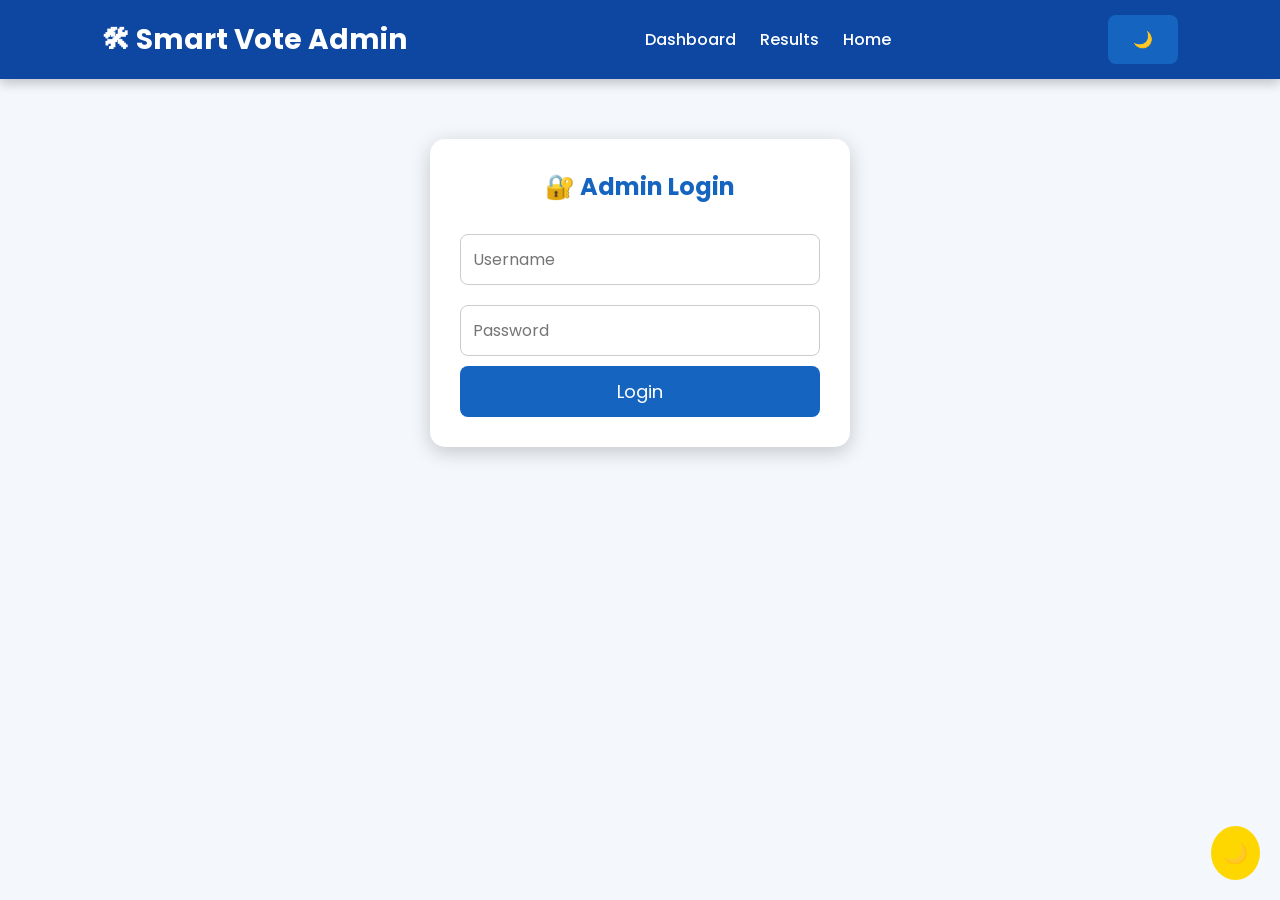
<file: admin.html>
<!DOCTYPE html>
<html lang="en">
<head>

<meta charset="UTF-8">
<meta name="viewport" content="width=device-width, initial-scale=1.0">

<title>Smart Vote - Admin Panel</title>

<link rel="stylesheet" href="style.css">

<style>

body{
background:#f4f7fc;
font-family:Arial,sans-serif;
}

.admin-login{
width:420px;
margin:60px auto;
background:#fff;
padding:30px;
border-radius:15px;
box-shadow:0 5px 20px rgba(0,0,0,.2);
}

.admin-login h2{
text-align:center;
color:#1565C0;
margin-bottom:20px;
}

.admin-login input{
width:100%;
padding:12px;
margin:10px 0;
border:1px solid #ccc;
border-radius:8px;
font-size:16px;
}

.admin-login button{
width:100%;
padding:12px;
background:#1565C0;
color:white;
border:none;
border-radius:8px;
font-size:18px;
cursor:pointer;
}

.admin-login button:hover{
background:#0d47a1;
}

#adminPanel{
display:none;
padding:30px;
}

.cards{
display:grid;
grid-template-columns:repeat(auto-fit,minmax(220px,1fr));
gap:20px;
margin-top:20px;
}

.card{
background:white;
padding:25px;
border-radius:15px;
text-align:center;
box-shadow:0 5px 15px rgba(0,0,0,.15);
}

.card h3{
color:#1565C0;
margin-bottom:10px;
}

table{
width:100%;
margin-top:30px;
border-collapse:collapse;
background:white;
}

th,td{
padding:12px;
border:1px solid #ddd;
text-align:center;
}

th{
background:#1565C0;
color:white;
}

.action-btn{
padding:8px 15px;
background:red;
color:white;
border:none;
border-radius:6px;
cursor:pointer;
}

.add-box{
margin-top:30px;
background:white;
padding:20px;
border-radius:15px;
box-shadow:0 5px 15px rgba(0,0,0,.15);
}

.add-box input{
padding:10px;
margin:8px;
width:220px;
}

.add-box button{
padding:10px 20px;
background:#2E7D32;
color:white;
border:none;
border-radius:6px;
cursor:pointer;
}

</style>

</head>

<body>

<header>

<div class="logo">
🛠 Smart Vote Admin
</div>

<nav>

<a href="dashboard.html">Dashboard</a>

<a href="results.html">Results</a>

<a href="index.html">Home</a>

</nav>

<button id="darkBtn">🌙</button>

</header>

<div class="admin-login" id="loginBox">

<h2>🔐 Admin Login</h2>

<input
type="text"
id="adminUser"
placeholder="Username">

<input
type="password"
id="adminPass"
placeholder="Password">

<button onclick="loginAdmin()">
Login
</button>

<p id="msg"></p>

</div>

<div id="adminPanel">

<h1 style="text-align:center;">
Admin Dashboard
</h1>

<div class="cards">

<div class="card">
<h3>Total Votes</h3>
<h1 id="votesCount">0</h1>
</div>

<div class="card">
<h3>Total Candidates</h3>
<h1 id="candidateCount">4</h1>
</div>

<div class="card">
<h3>Election Status</h3>
<h1 style="color:green;">ACTIVE</h1>
</div>

<div class="card">
<h3>Reset</h3>
<button onclick="resetElection()">
Reset Election
</button>
</div>

</div>
<div class="add-box">

<h2>Add Candidate</h2>

<input type="text" id="candidateName" placeholder="Candidate Name">

<input type="text" id="partyName" placeholder="Party Name">

<button onclick="addCandidate()">

Add Candidate

</button>

</div>

<table id="candidateTable">

<tr>

<th>Candidate</th>

<th>Party</th>

<th>Action</th>

</tr>

</table>

</div>

<script src="script.js"></script>

<script>

let candidates = JSON.parse(localStorage.getItem("candidates")) || [

{name:"Rahul Sharma",party:"Future Development Party"},

{name:"Priya Reddy",party:"People's Voice Party"},

{name:"Arjun Kumar",party:"National Progress Party"},

{name:"Sneha Patel",party:"United Citizens Party"}

];

function loginAdmin(){

let user=document.getElementById("adminUser").value;

let pass=document.getElementById("adminPass").value;

if(user==="admin" && pass==="admin123"){

document.getElementById("loginBox").style.display="none";

document.getElementById("adminPanel").style.display="block";

displayCandidates();

loadStats();

}else{

document.getElementById("msg").innerHTML="❌ Invalid Username or Password";

document.getElementById("msg").style.color="red";

}

}

function displayCandidates(){

let table=document.getElementById("candidateTable");

table.innerHTML=`

<tr>

<th>Candidate</th>

<th>Party</th>

<th>Action</th>

</tr>

`;

candidates.forEach(function(c,index){

table.innerHTML+=`

<tr>

<td>${c.name}</td>

<td>${c.party}</td>

<td>

<button class="action-btn"

onclick="deleteCandidate(${index})">

Delete

</button>

</td>

</tr>

`;

});

document.getElementById("candidateCount").innerHTML=candidates.length;

}
  function addCandidate(){

let name=document.getElementById("candidateName").value.trim();

let party=document.getElementById("partyName").value.trim();

if(name=="" || party==""){

alert("Please fill all fields.");

return;

}

candidates.push({

name:name,

party:party

});

localStorage.setItem("candidates",JSON.stringify(candidates));

displayCandidates();

document.getElementById("candidateName").value="";

document.getElementById("partyName").value="";

alert("Candidate Added Successfully.");

}

function deleteCandidate(index){

if(confirm("Delete this candidate?")){

candidates.splice(index,1);

localStorage.setItem("candidates",JSON.stringify(candidates));

displayCandidates();

}

}

function loadStats(){

let votes=JSON.parse(localStorage.getItem("votes"))||{};

let total=0;

for(let candidate in votes){

total+=votes[candidate];

}

document.getElementById("votesCount").innerHTML=total;

}

function resetElection(){

if(confirm("Reset Election Data?")){

localStorage.removeItem("votes");

localStorage.removeItem("voted");

alert("Election Reset Successfully.");

location.reload();

}

}

</script>

</body>

</html>
</file>
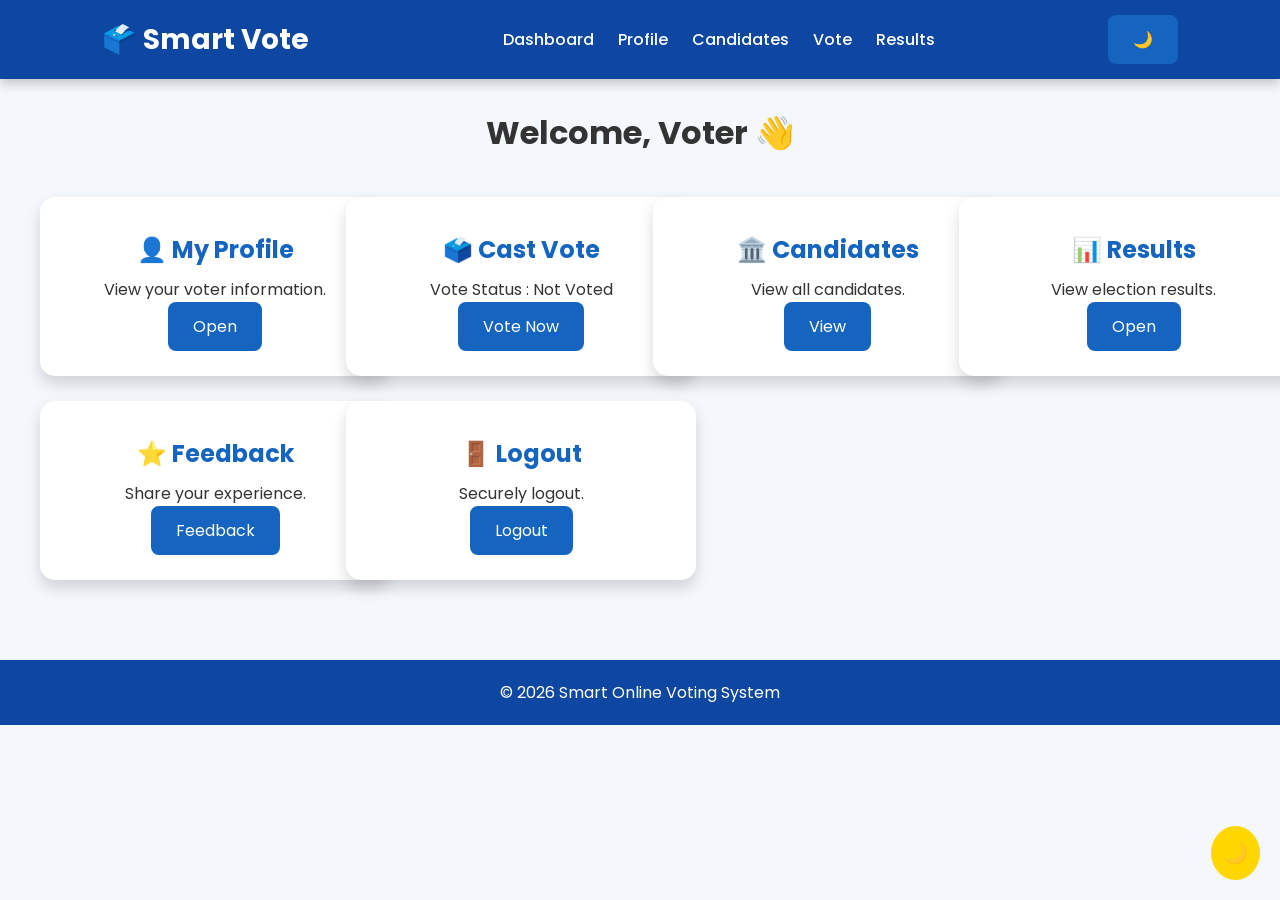
<file: dashboard.html>
<!DOCTYPE html>
<html lang="en">

<head>

<meta charset="UTF-8">
<meta name="viewport" content="width=device-width, initial-scale=1.0">

<title>Voter Dashboard</title>

<link rel="stylesheet" href="style.css">

</head>

<body onload="loadDashboard()">

<header>

<div class="logo">
🗳️ Smart Vote
</div>

<nav>

<a href="dashboard.html">Dashboard</a>

<a href="profile.html">Profile</a>

<a href="candidate.html">Candidates</a>

<a href="vote.html">Vote</a>

<a href="results.html">Results</a>

</nav>

<button id="darkBtn">🌙</button>

</header>

<h1 style="text-align:center;margin-top:30px;">
Welcome,
<span id="username">Voter</span> 👋
</h1>

<div class="cards">

<div class="card">

<h2>👤 My Profile</h2>

<p>View your voter information.</p>

<button onclick="location.href='profile.html'">
Open
</button>

</div>

<div class="card">

<h2>🗳️ Cast Vote</h2>

<p id="voteStatus">
Vote Status : Not Voted
</p>

<button onclick="location.href='vote.html'">
Vote Now
</button>

</div>

<div class="card">

<h2>🏛️ Candidates</h2>

<p>View all candidates.</p>

<button onclick="location.href='candidate.html'">
View
</button>

</div>

<div class="card">

<h2>📊 Results</h2>

<p>View election results.</p>

<button onclick="location.href='results.html'">
Open
</button>

</div>

<div class="card">

<h2>⭐ Feedback</h2>

<p>Share your experience.</p>

<button onclick="location.href='feedback.html'">
Feedback
</button>

</div>

<div class="card">

<h2>🚪 Logout</h2>

<p>Securely logout.</p>

<button onclick="logout()">
Logout
</button>

</div>

</div>

<footer>

© 2026 Smart Online Voting System

</footer>

<script src="script.js"></script>

<script>

function loadDashboard(){

checkLogin();

let voter = JSON.parse(localStorage.getItem("voter"));

if(voter){

document.getElementById("username").innerHTML = voter.name;

}

if(localStorage.getItem("voted")=="yes"){

document.getElementById("voteStatus").innerHTML =
"✅ Vote Status : Completed";

}else{

document.getElementById("voteStatus").innerHTML =
"❌ Vote Status : Not Voted";

}

}

</script>

</body>

</html>
</file>
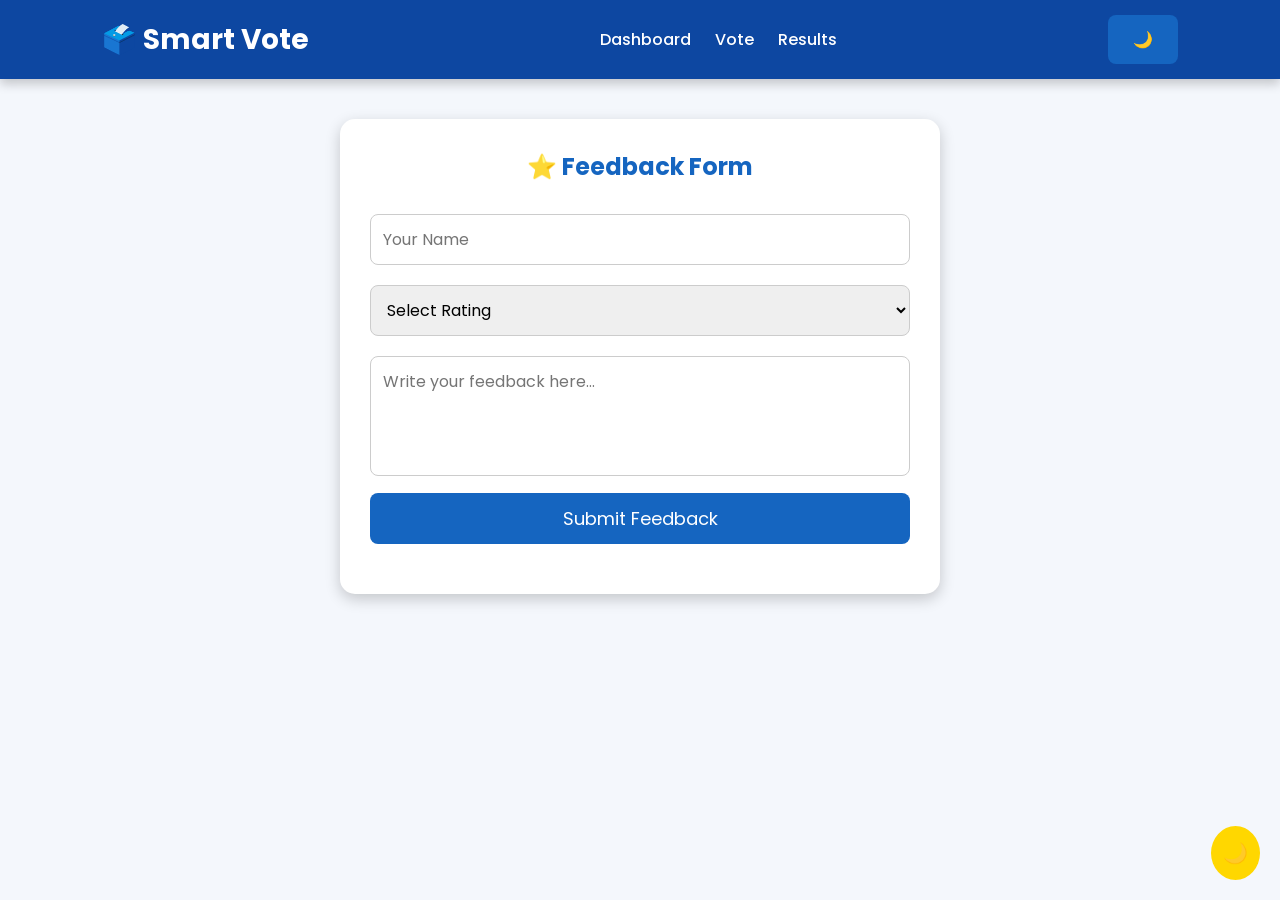
<file: feedback.html>
<!DOCTYPE html>
<html lang="en">
<head>

<meta charset="UTF-8">
<meta name="viewport" content="width=device-width, initial-scale=1.0">

<title>Feedback</title>

<link rel="stylesheet" href="style.css">

<style>

.feedback-card{
max-width:600px;
margin:40px auto;
background:white;
padding:30px;
border-radius:15px;
box-shadow:0 5px 15px rgba(0,0,0,.2);
}

.feedback-card h2{
text-align:center;
color:#1565C0;
margin-bottom:20px;
}

.feedback-card input,
.feedback-card select,
.feedback-card textarea{
width:100%;
padding:12px;
margin:10px 0;
border:1px solid #ccc;
border-radius:8px;
font-size:16px;
}

.feedback-card textarea{
height:120px;
resize:none;
}

.feedback-card button{
width:100%;
padding:12px;
font-size:18px;
}

#msg{
text-align:center;
margin-top:20px;
font-weight:bold;
}

</style>

</head>

<body>

<header>

<div class="logo">
🗳️ Smart Vote
</div>

<nav>

<a href="dashboard.html">Dashboard</a>

<a href="vote.html">Vote</a>

<a href="results.html">Results</a>

</nav>

<button id="darkBtn">🌙</button>

</header>

<div class="feedback-card">

<h2>⭐ Feedback Form</h2>

<input
type="text"
id="name"
placeholder="Your Name">

<select id="rating">

<option value="">Select Rating</option>

<option>⭐⭐⭐⭐⭐ Excellent</option>

<option>⭐⭐⭐⭐ Very Good</option>

<option>⭐⭐⭐ Good</option>

<option>⭐⭐ Average</option>

<option>⭐ Poor</option>

</select>

<textarea
id="feedback"
placeholder="Write your feedback here..."></textarea>

<button onclick="submitFeedback()">

Submit Feedback

</button>

<p id="msg"></p>

</div>

<script src="script.js"></script>

<script>

function submitFeedback(){

let name=document.getElementById("name").value.trim();

let rating=document.getElementById("rating").value;

let feedback=document.getElementById("feedback").value.trim();

if(name=="" || rating=="" || feedback==""){

alert("Please fill all fields.");

return;

}

let feedbacks=JSON.parse(localStorage.getItem("feedbacks"))||[];

feedbacks.push({

name:name,

rating:rating,

feedback:feedback,

date:new Date().toLocaleString()

});

localStorage.setItem("feedbacks",JSON.stringify(feedbacks));

document.getElementById("msg").innerHTML=
"✅ Thank you! Your feedback has been submitted successfully.";

document.getElementById("msg").style.color="green";

document.getElementById("name").value="";

document.getElementById("rating").value="";

document.getElementById("feedback").value="";

}

</script>

</body>
</html>
</file>
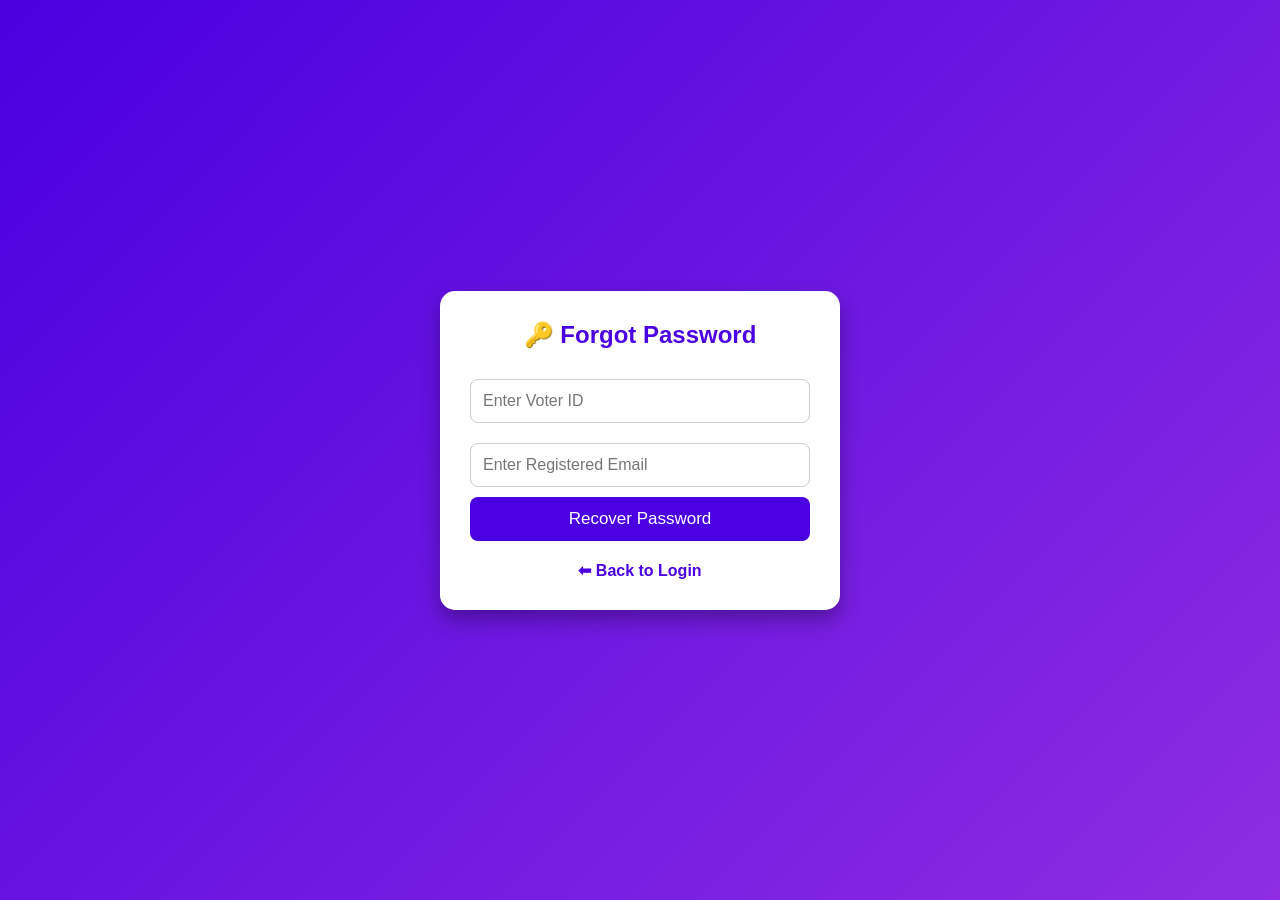
<file: forgetpassword.html>
<!DOCTYPE html>
<html lang="en">
<head>
<meta charset="UTF-8">
<meta name="viewport" content="width=device-width, initial-scale=1.0">
<title>Forgot Password</title>

<style>
*{
margin:0;
padding:0;
box-sizing:border-box;
font-family:Arial,sans-serif;
}

body{
height:100vh;
display:flex;
justify-content:center;
align-items:center;
background:linear-gradient(135deg,#4A00E0,#8E2DE2);
}

.container{
width:400px;
background:white;
padding:30px;
border-radius:15px;
box-shadow:0 10px 20px rgba(0,0,0,.3);
}

h2{
text-align:center;
color:#4A00E0;
margin-bottom:20px;
}

input{
width:100%;
padding:12px;
margin:10px 0;
border:1px solid #ccc;
border-radius:8px;
font-size:16px;
}

button{
width:100%;
padding:12px;
background:#4A00E0;
color:white;
border:none;
border-radius:8px;
font-size:17px;
cursor:pointer;
}

button:hover{
background:#3200b3;
}

#message{
margin-top:20px;
text-align:center;
font-weight:bold;
}

a{
display:block;
text-align:center;
margin-top:20px;
text-decoration:none;
color:#4A00E0;
font-weight:bold;
}
</style>

</head>

<body>

<div class="container">

<h2>🔑 Forgot Password</h2>

<input type="text" id="voterId" placeholder="Enter Voter ID">

<input type="email" id="email" placeholder="Enter Registered Email">

<button onclick="recoverPassword()">
Recover Password
</button>

<div id="message"></div>

<a href="login.html">
⬅ Back to Login
</a>

</div>

<script>

function recoverPassword(){

let voter=JSON.parse(localStorage.getItem("voter"));

let id=document.getElementById("voterId").value;
let email=document.getElementById("email").value;

if(voter &&
id===voter.voterid &&
email===voter.email){

document.getElementById("message").style.color="green";

document.getElementById("message").innerHTML=
"✅ Your Password is: <b>"+voter.password+"</b>";

}
else{

document.getElementById("message").style.color="red";

document.getElementById("message").innerHTML=
"❌ Voter ID or Email not found.";

}

}

</script>

</body>
</html>
</file>
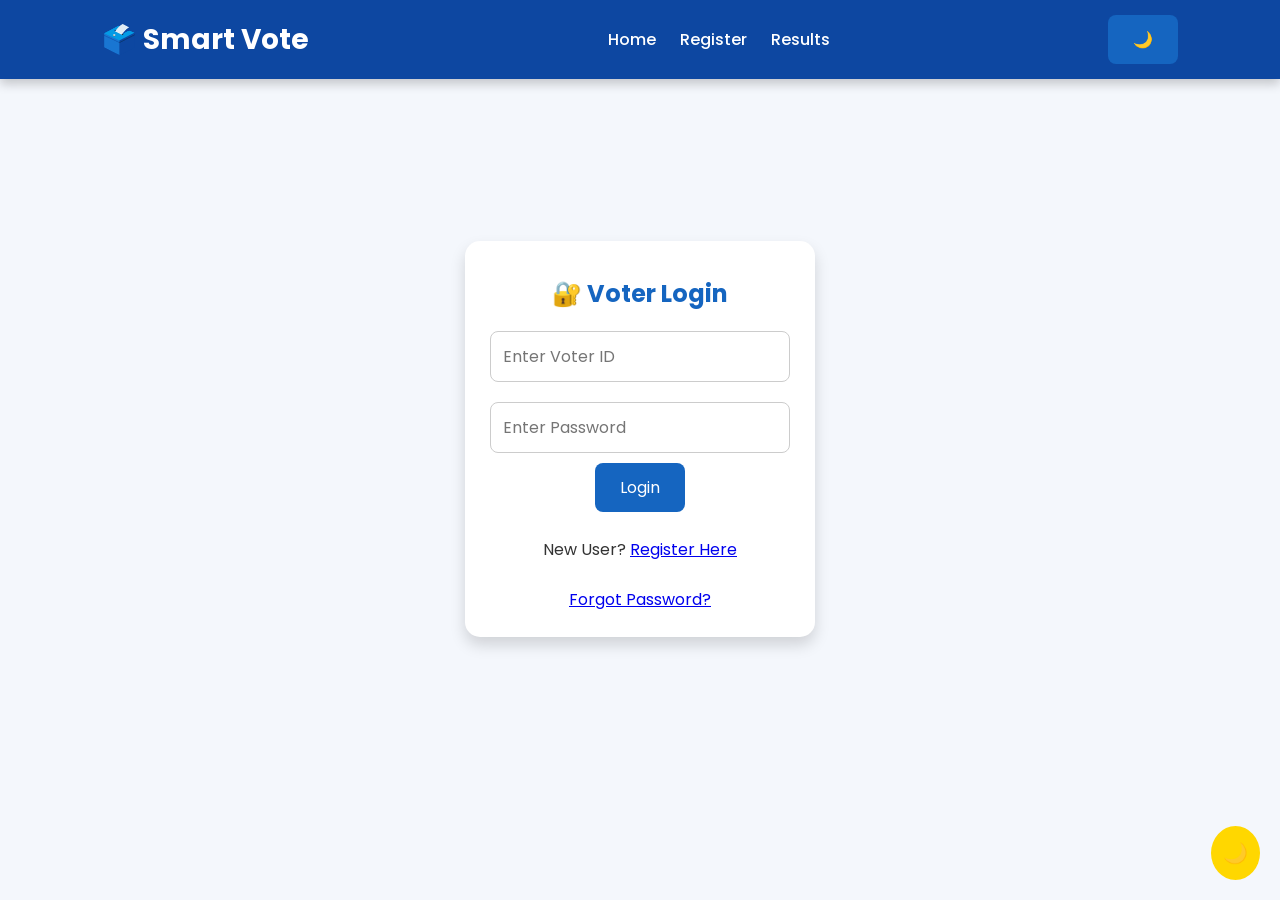
<file: login.html>
<!DOCTYPE html>
<html lang="en">

<head>

<meta charset="UTF-8">

<meta name="viewport" content="width=device-width, initial-scale=1.0">

<title>Voter Login</title>

<link rel="stylesheet" href="style.css">

</head>

<body>

<header>

<div class="logo">
🗳️ Smart Vote
</div>

<nav>

<a href="index.html">Home</a>

<a href="register.html">Register</a>

<a href="results.html">Results</a>

</nav>

<button id="darkBtn">🌙</button>

</header>

<section class="container">

<div class="card">

<h2>🔐 Voter Login</h2>

<input
type="text"
id="voterid"
placeholder="Enter Voter ID">

<input
type="password"
id="password"
placeholder="Enter Password">

<button onclick="loginUser()">

Login

</button>

<p id="msg"></p>

<br>

<p>

New User?

<a href="register.html">

Register Here

</a>

</p>

<br>

<p>

<a href="forgot.html">

Forgot Password?

</a>

</p>

</div>

</section>

<script src="script.js"></script>

<script>

function loginUser(){

let voterid=document.getElementById("voterid").value.trim();

let password=document.getElementById("password").value;

let msg=document.getElementById("msg");

let voter=JSON.parse(localStorage.getItem("voter"));

if(!voter){

msg.innerHTML="❌ Please register first.";

msg.style.color="red";

return;

}

if(voterid===voter.voterid && password===voter.password){

localStorage.setItem("loggedIn","true");

msg.innerHTML="✅ Login Successful";

msg.style.color="green";

setTimeout(function(){

window.location="dashboard.html";

},1500);

}
else{

msg.innerHTML="❌ Invalid Voter ID or Password";

msg.style.color="red";

}

}

</script>

</body>

</html>
</file>
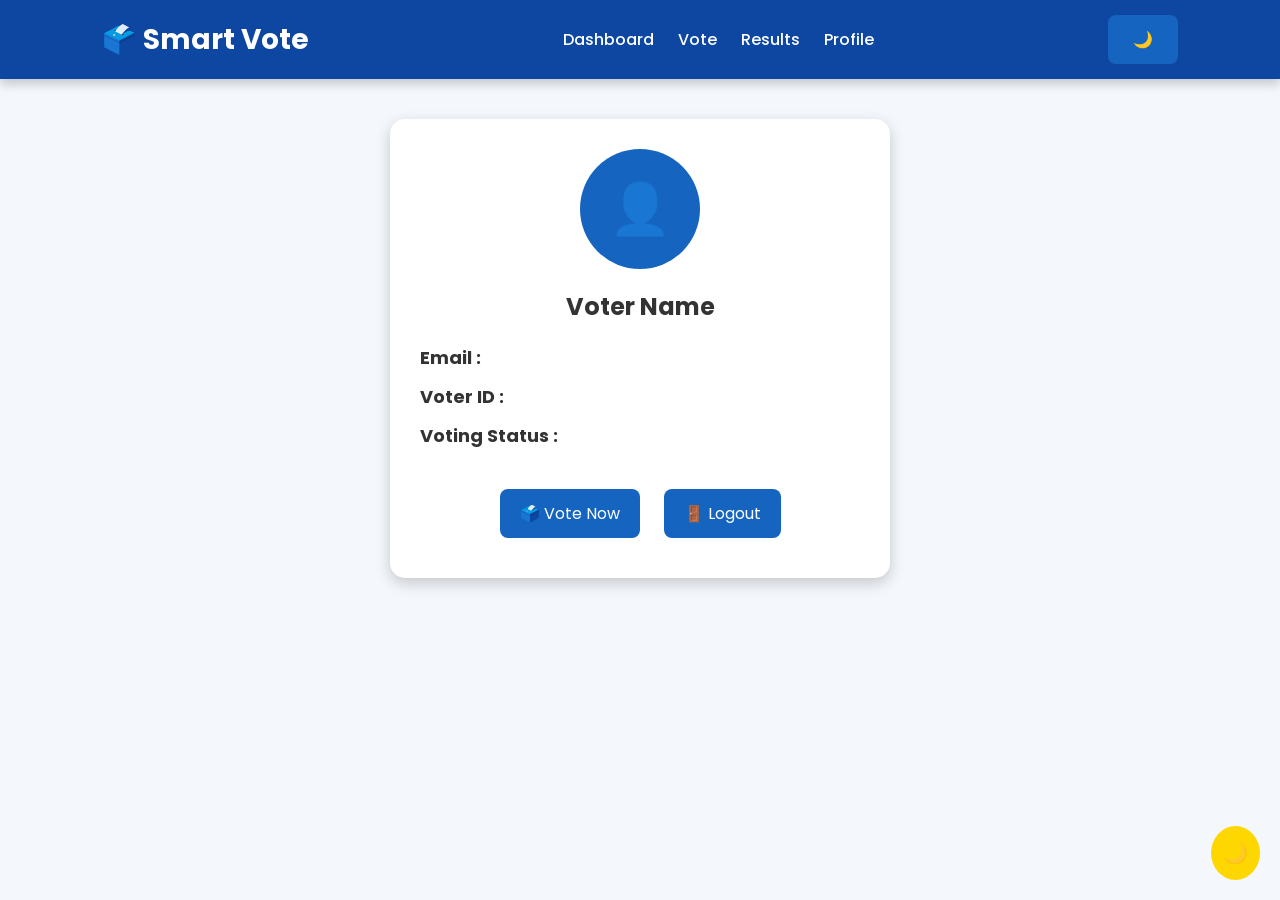
<file: profile.html>
<!DOCTYPE html>
<html lang="en">

<head>

<meta charset="UTF-8">
<meta name="viewport" content="width=device-width, initial-scale=1.0">

<title>My Profile</title>

<link rel="stylesheet" href="style.css">

<style>

.profile-card{
max-width:500px;
margin:40px auto;
background:white;
padding:30px;
border-radius:15px;
box-shadow:0 5px 15px rgba(0,0,0,.2);
text-align:center;
}

.avatar{
width:120px;
height:120px;
background:#1565C0;
color:white;
font-size:50px;
display:flex;
justify-content:center;
align-items:center;
border-radius:50%;
margin:auto;
margin-bottom:20px;
}

.info{
text-align:left;
margin-top:20px;
}

.info p{
margin:12px 0;
font-size:18px;
}

.buttons{
margin-top:30px;
}

.buttons button{
margin:10px;
padding:12px 20px;
}

.status{
font-weight:bold;
color:green;
}

</style>

</head>

<body onload="loadProfile()">

<header>

<div class="logo">
🗳️ Smart Vote
</div>

<nav>

<a href="dashboard.html">Dashboard</a>

<a href="vote.html">Vote</a>

<a href="results.html">Results</a>

<a href="profile.html">Profile</a>

</nav>

<button id="darkBtn">🌙</button>

</header>

<div class="profile-card">

<div class="avatar">
👤
</div>

<h2 id="name">Voter Name</h2>

<div class="info">

<p>
<b>Email :</b>
<span id="email"></span>
</p>

<p>
<b>Voter ID :</b>
<span id="voterid"></span>
</p>

<p>
<b>Voting Status :</b>
<span id="status" class="status"></span>
</p>

</div>

<div class="buttons">

<button onclick="location.href='vote.html'">

🗳️ Vote Now

</button>

<button onclick="logout()">

🚪 Logout

</button>

</div>

</div>

<script src="script.js"></script>

<script>

function loadProfile(){

checkLogin();

let voter=JSON.parse(localStorage.getItem("voter"));

if(voter){

document.getElementById("name").innerHTML=voter.name;

document.getElementById("email").innerHTML=voter.email;

document.getElementById("voterid").innerHTML=voter.voterid;

}

if(localStorage.getItem("voted")=="yes"){

document.getElementById("status").innerHTML="✅ Voted";

}
else{

document.getElementById("status").innerHTML="❌ Not Voted";

document.getElementById("status").style.color="red";

}

}

</script>

</body>

</html>
</file>
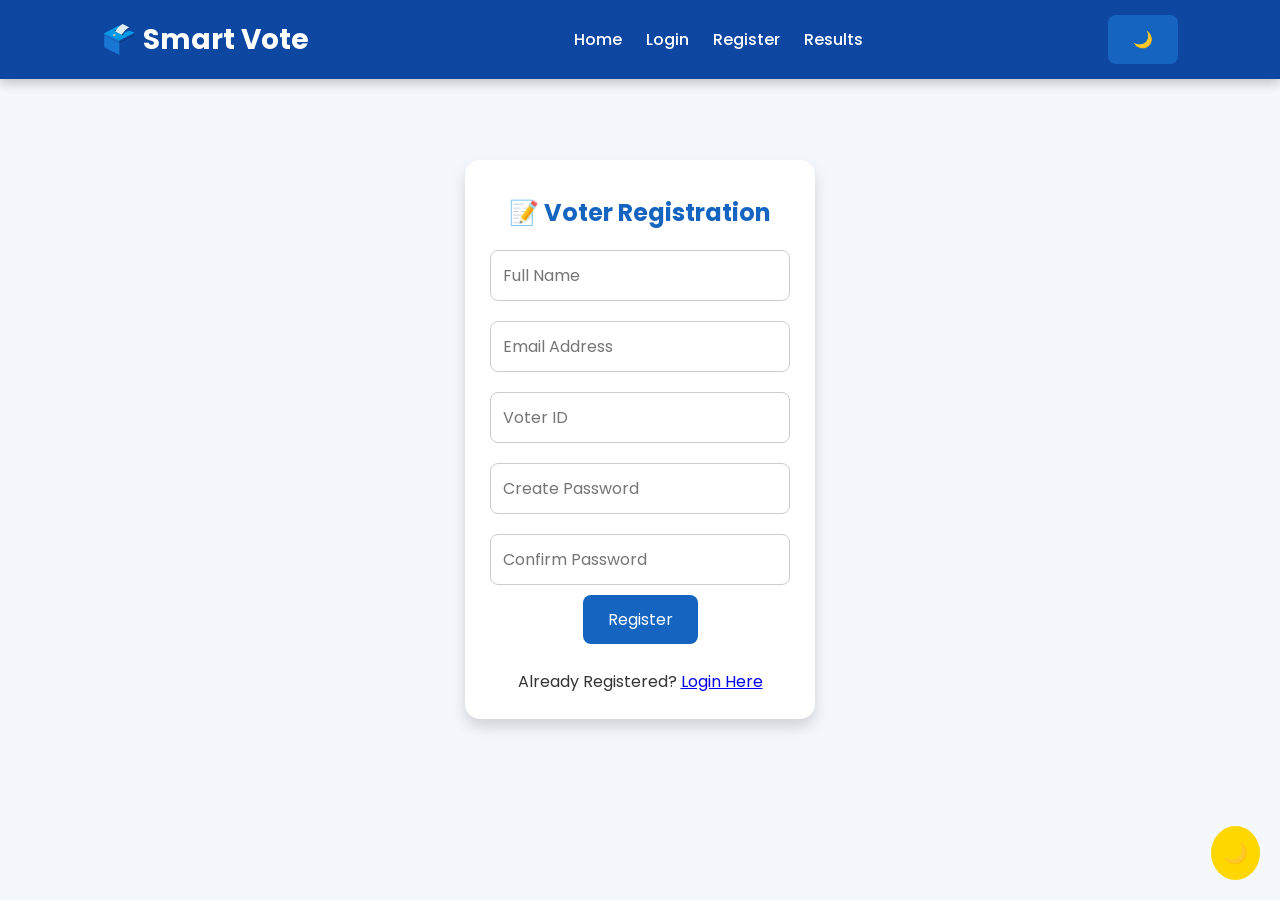
<file: register.html>
<!DOCTYPE html>
<html lang="en">

<head>

<meta charset="UTF-8">

<meta name="viewport"
content="width=device-width, initial-scale=1.0">

<title>Voter Registration</title>

<link rel="stylesheet" href="style.css">

</head>

<body>

<header>

<div class="logo">
🗳️ Smart Vote
</div>

<nav>

<a href="index.html">Home</a>

<a href="login.html">Login</a>

<a href="register.html">Register</a>

<a href="results.html">Results</a>

</nav>

<button id="darkBtn">🌙</button>

</header>

<section class="container">

<div class="card">

<h2>📝 Voter Registration</h2>

<input
type="text"
id="name"
placeholder="Full Name">

<input
type="email"
id="email"
placeholder="Email Address">

<input
type="text"
id="voterid"
placeholder="Voter ID">

<input
type="password"
id="password"
placeholder="Create Password">

<input
type="password"
id="confirm"
placeholder="Confirm Password">

<button onclick="registerUser()">

Register

</button>

<p id="msg"></p>

<br>

<p>

Already Registered?

<a href="login.html">

Login Here

</a>

</p>

</div>

</section>

<script src="script.js"></script>

<script>

function registerUser(){

let name=document.getElementById("name").value.trim();

let email=document.getElementById("email").value.trim();

let voterid=document.getElementById("voterid").value.trim();

let password=document.getElementById("password").value;

let confirm=document.getElementById("confirm").value;

let msg=document.getElementById("msg");

if(name=="" || email=="" || voterid=="" || password=="" || confirm==""){

msg.innerHTML="❌ Please fill all fields.";

msg.style.color="red";

return;

}

if(password.length<6){

msg.innerHTML="❌ Password must contain at least 6 characters.";

msg.style.color="red";

return;

}

if(password!=confirm){

msg.innerHTML="❌ Passwords do not match.";

msg.style.color="red";

return;

}

let voter={

name:name,

email:email,

voterid:voterid,

password:password

};

localStorage.setItem("voter",JSON.stringify(voter));

msg.innerHTML="✅ Registration Successful!";

msg.style.color="green";

setTimeout(function(){

window.location="login.html";

},1500);

}

</script>

</body>

</html>
</file>
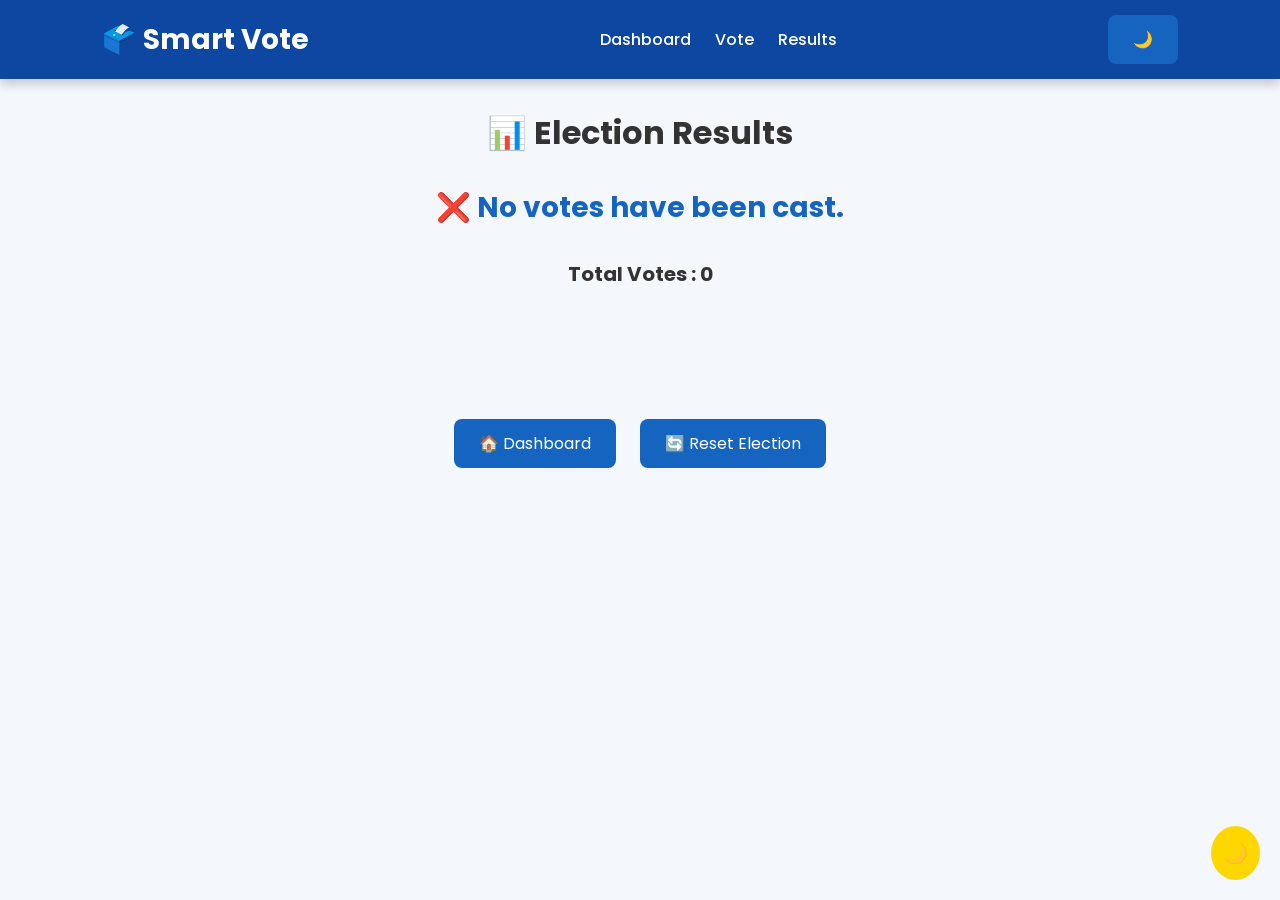
<file: result.html>
<!DOCTYPE html>
<html lang="en">
<head>

<meta charset="UTF-8">
<meta name="viewport" content="width=device-width, initial-scale=1.0">

<title>Election Results</title>

<link rel="stylesheet" href="style.css">

<style>

.results{
max-width:900px;
margin:40px auto;
padding:20px;
}

.result-card{
background:#fff;
padding:20px;
border-radius:15px;
margin-bottom:20px;
box-shadow:0 5px 15px rgba(0,0,0,.2);
}

.progress{
width:100%;
height:25px;
background:#ddd;
border-radius:20px;
overflow:hidden;
margin-top:10px;
}

.bar{
height:100%;
background:#1565C0;
text-align:right;
padding-right:10px;
color:#fff;
line-height:25px;
font-weight:bold;
transition:width 1s;
}

#winner{
text-align:center;
font-size:28px;
font-weight:bold;
color:#1565C0;
margin:30px 0;
}

#totalVotes{
text-align:center;
font-size:20px;
margin-bottom:20px;
font-weight:bold;
}

.actions{
text-align:center;
margin-top:30px;
}

.actions button{
margin:10px;
}

</style>

</head>

<body>

<header>

<div class="logo">
🗳️ Smart Vote
</div>

<nav>

<a href="dashboard.html">Dashboard</a>

<a href="vote.html">Vote</a>

<a href="results.html">Results</a>

</nav>

<button id="darkBtn">🌙</button>

</header>

<h1 style="text-align:center;margin-top:30px;">
📊 Election Results
</h1>

<div id="winner"></div>

<div id="totalVotes"></div>

<div class="results" id="results"></div>

<div class="actions">

<button onclick="location.href='dashboard.html'">
🏠 Dashboard
</button>

<button onclick="resetElection()">
🔄 Reset Election
</button>

</div>

<script src="script.js"></script>

<script>

const votes = JSON.parse(localStorage.getItem("votes")) || {};

const results = document.getElementById("results");

let total = 0;

for(let candidate in votes){
total += votes[candidate];
}

document.getElementById("totalVotes").innerHTML =
"Total Votes : " + total;

let winner = "";
let highest = 0;

for(let candidate in votes){

let percent = total==0 ? 0 :
Math.round((votes[candidate]/total)*100);

results.innerHTML += `

<div class="result-card">

<h2>${candidate}</h2>

<p>Votes : ${votes[candidate]}</p>

<div class="progress">

<div class="bar"
style="width:${percent}%">

${percent}%

</div>

</div>

</div>

`;

if(votes[candidate] > highest){

highest = votes[candidate];

winner = candidate;

}

}

if(total==0){

document.getElementById("winner").innerHTML =
"❌ No votes have been cast.";

}
else{

document.getElementById("winner").innerHTML =
"🏆 Winner : " + winner;

}

function resetElection(){

if(confirm("Reset all election data?")){

localStorage.removeItem("votes");

localStorage.removeItem("voted");

alert("Election reset successfully!");

location.reload();

}

}

</script>

</body>
</html>
</file>
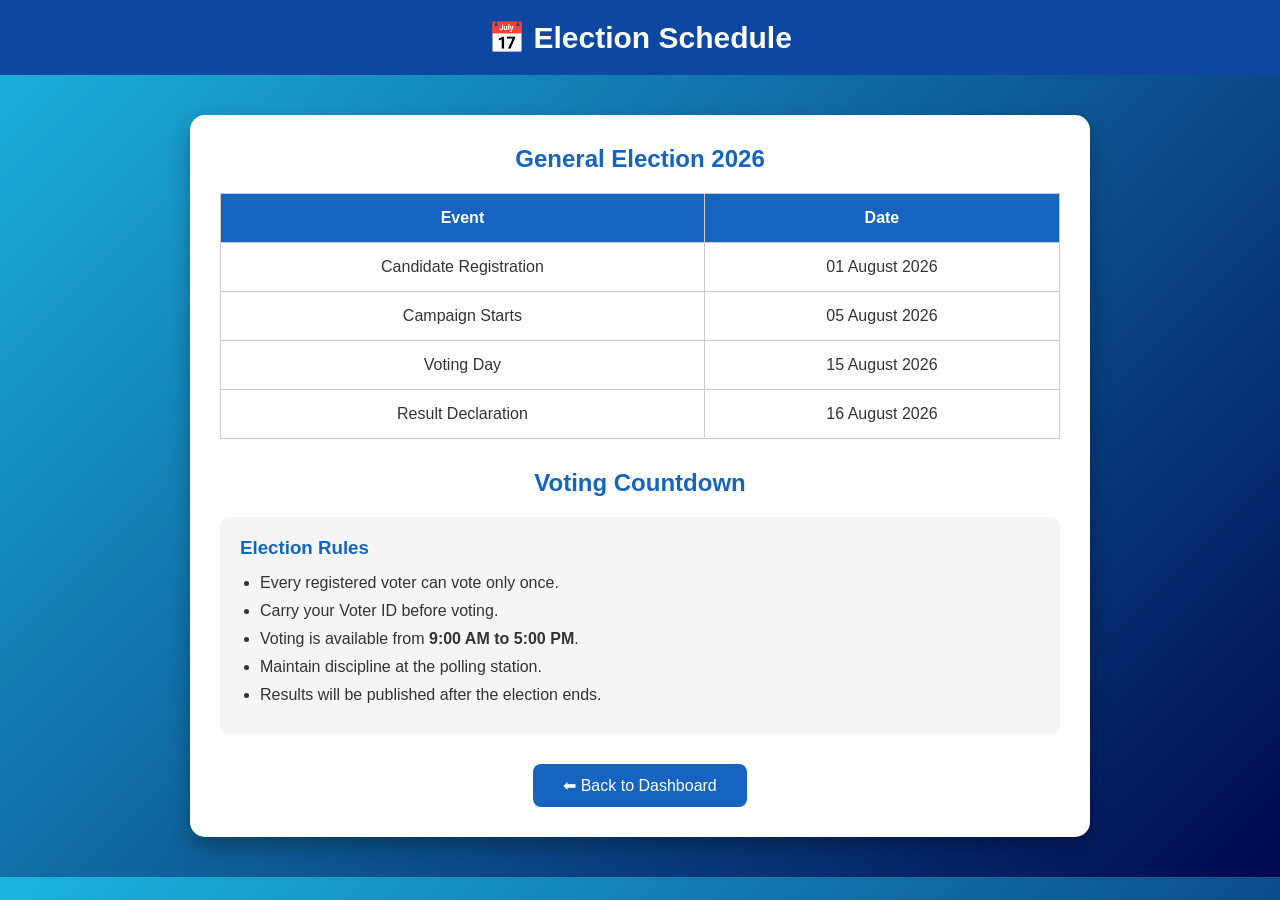
<file: schedule.html>
<!DOCTYPE html>
<html lang="en">
<head>
<meta charset="UTF-8">
<meta name="viewport" content="width=device-width, initial-scale=1.0">
<title>Election Schedule</title>

<style>
*{
margin:0;
padding:0;
box-sizing:border-box;
font-family:Arial,sans-serif;
}

body{
background:linear-gradient(135deg,#1CB5E0,#000851);
color:white;
}

header{
background:#0d47a1;
padding:20px;
text-align:center;
font-size:30px;
font-weight:bold;
}

.container{
max-width:900px;
margin:40px auto;
background:white;
color:#333;
padding:30px;
border-radius:15px;
box-shadow:0 10px 20px rgba(0,0,0,.3);
}

h2{
text-align:center;
margin-bottom:20px;
color:#1565C0;
}

table{
width:100%;
border-collapse:collapse;
margin-bottom:30px;
}

table th,table td{
border:1px solid #ccc;
padding:15px;
text-align:center;
}

table th{
background:#1565C0;
color:white;
}

#countdown{
text-align:center;
font-size:28px;
font-weight:bold;
color:#d32f2f;
margin:20px 0;
}

.rules{
background:#f5f5f5;
padding:20px;
border-radius:10px;
}

.rules h3{
color:#1565C0;
margin-bottom:15px;
}

.rules ul{
padding-left:20px;
}

.rules li{
margin-bottom:10px;
}

button{
display:block;
margin:30px auto 0;
padding:12px 30px;
background:#1565C0;
color:white;
border:none;
border-radius:8px;
cursor:pointer;
font-size:16px;
}

button:hover{
background:#0d47a1;
}
</style>
</head>

<body>

<header>
📅 Election Schedule
</header>

<div class="container">

<h2>General Election 2026</h2>

<table>

<tr>
<th>Event</th>
<th>Date</th>
</tr>

<tr>
<td>Candidate Registration</td>
<td>01 August 2026</td>
</tr>

<tr>
<td>Campaign Starts</td>
<td>05 August 2026</td>
</tr>

<tr>
<td>Voting Day</td>
<td>15 August 2026</td>
</tr>

<tr>
<td>Result Declaration</td>
<td>16 August 2026</td>
</tr>

</table>

<h2>Voting Countdown</h2>

<div id="countdown"></div>

<div class="rules">

<h3>Election Rules</h3>

<ul>

<li>Every registered voter can vote only once.</li>

<li>Carry your Voter ID before voting.</li>

<li>Voting is available from <b>9:00 AM to 5:00 PM</b>.</li>

<li>Maintain discipline at the polling station.</li>

<li>Results will be published after the election ends.</li>

</ul>

</div>

<button onclick="window.location='dashboard.html'">
⬅ Back to Dashboard
</button>

</div>

<script>

const electionDate = new Date("August 15, 2026 09:00:00").getTime();

const timer = setInterval(function(){

const now = new Date().getTime();

const distance = electionDate - now;

const days = Math.floor(distance/(1000*60*60*24));

const hours = Math.floor((distance%(1000*60*60*24))/(1000*60*60));

const minutes = Math.floor((distance%(1000*60*60))/(1000*60));

const seconds = Math.floor((distance%(1000*60))/1000);

document.getElementById("countdown").innerHTML =
days+" Days "+
hours+" Hours "+
minutes+" Minutes "+
seconds+" Seconds";

if(distance<0){

clearInterval(timer);

document.getElementById("countdown").innerHTML =
"🗳️ Voting Has Started!";

}

},1000);

</script>

</body>
</html>
</file>
<file: style.css>
/* ===========================
   Smart Online Voting System
   Global Style Sheet
=========================== */

@import url('https://fonts.googleapis.com/css2?family=Poppins:wght@300;400;500;600;700&display=swap');

*{
margin:0;
padding:0;
box-sizing:border-box;
font-family:'Poppins',sans-serif;
scroll-behavior:smooth;
}

body{
background:#f4f7fc;
color:#333;
}

/* Header */

header{
display:flex;
justify-content:space-between;
align-items:center;
padding:15px 8%;
background:#0d47a1;
color:white;
position:sticky;
top:0;
z-index:1000;
box-shadow:0 5px 10px rgba(0,0,0,.2);
}

.logo{
font-size:28px;
font-weight:bold;
}

nav a{
color:white;
text-decoration:none;
margin-left:20px;
font-weight:500;
transition:.3s;
}

nav a:hover{
color:#FFD54F;
}

/* Hero */

.hero{
display:flex;
justify-content:space-around;
align-items:center;
flex-wrap:wrap;
padding:70px 8%;
background:linear-gradient(135deg,#1565C0,#42A5F5);
color:white;
}

.hero-text{
max-width:550px;
}

.hero-text h1{
font-size:48px;
margin-bottom:20px;
}

.hero-text p{
font-size:20px;
line-height:1.7;
margin-bottom:30px;
}

.hero-image img{
width:450px;
max-width:100%;
border-radius:20px;
box-shadow:0 10px 25px rgba(0,0,0,.3);
}

/* Buttons */

.btn,
button{
padding:12px 25px;
background:#1565C0;
color:white;
border:none;
border-radius:8px;
cursor:pointer;
font-size:16px;
transition:.3s;
text-decoration:none;
display:inline-block;
}

button:hover,
.btn:hover{
background:#0D47A1;
transform:scale(1.05);
}

/* Cards */

.cards,
.container{
display:grid;
grid-template-columns:repeat(auto-fit,minmax(250px,1fr));
gap:25px;
padding:40px;
}

.card{
background:white;
padding:25px;
border-radius:15px;
text-align:center;
box-shadow:0 8px 15px rgba(0,0,0,.15);
transition:.3s;
}

.card:hover{
transform:translateY(-8px);
}

.card img{
width:120px;
height:120px;
border-radius:50%;
margin-bottom:15px;
border:4px solid #1565C0;
}

.card h2,
.card h3{
color:#1565C0;
margin:10px 0;
}

/* Forms */

.container,
.login-box,
.result-card{
max-width:700px;
margin:auto;
}

input,
select,
textarea{
width:100%;
padding:12px;
margin:10px 0;
border:1px solid #ccc;
border-radius:8px;
font-size:16px;
}

textarea{
resize:none;
height:120px;
}

/* Footer */

footer{
background:#0d47a1;
color:white;
text-align:center;
padding:20px;
margin-top:40px;
}

/* Progress Bar */

.progress{
width:100%;
height:25px;
background:#ddd;
border-radius:20px;
overflow:hidden;
}

.bar{
height:100%;
background:#4CAF50;
color:white;
line-height:25px;
text-align:right;
padding-right:10px;
}

/* Tables */

table{
width:100%;
border-collapse:collapse;
margin-top:20px;
}

th,td{
padding:12px;
border:1px solid #ccc;
text-align:center;
}

th{
background:#1565C0;
color:white;
}

/* Mobile */

@media(max-width:768px){

header{
flex-direction:column;
}

nav{
margin-top:10px;
}

.hero{
text-align:center;
}

.hero-text h1{
font-size:34px;
}

.hero-image{
margin-top:30px;
}

}
.container{
display:flex;
justify-content:center;
align-items:center;
min-height:80vh;
}

.card{
width:350px;
}
</file>
